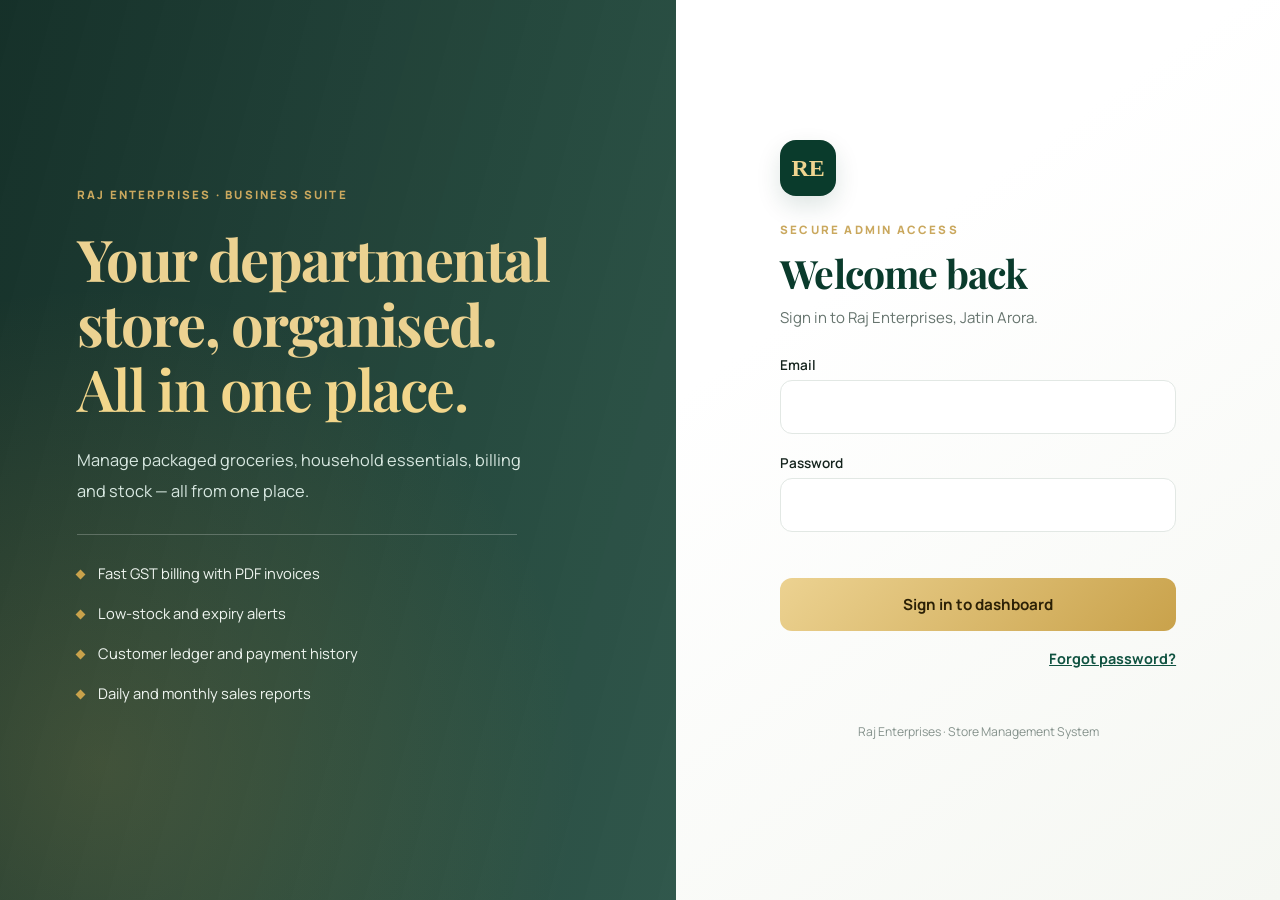
<file: login.html>
<!DOCTYPE html>
<html lang="en">
<head>
<meta charset="utf-8">
<meta name="viewport" content="width=device-width,initial-scale=1">
<title>Login | Raj Enterprises</title>
<link href="https://fonts.googleapis.com/css2?family=Manrope:wght@400;600;800&family=Playfair+Display:wght@600;700&display=swap" rel="stylesheet">
<link rel="stylesheet" href="style.css">
</head>
<body style="display:block">
<div class="auth">
  <div class="hero"><div class="login-eyebrow">RAJ ENTERPRISES · BUSINESS SUITE</div>
    <h1>Your departmental store, organised.<br><em>All in one place.</em></h1>
    <p>Manage packaged groceries, household essentials, billing and stock — all from one place.</p>
    <ul><li>Fast GST billing with PDF invoices</li><li>Low-stock and expiry alerts</li><li>Customer ledger and payment history</li><li>Daily and monthly sales reports</li></ul>
  </div>
  <div class="formside"><form class="box" id="f" novalidate><div class="login-mark">RE</div><div class="login-eyebrow">SECURE ADMIN ACCESS</div>
    <h2 id="ttl">Welcome back</h2><p id="sub">Sign in to Raj Enterprises, Jatin Arora.</p>
    <label for="em">Email</label><input id="em" type="email" autocomplete="email">
    <label for="pw">Password</label><input id="pw" type="password" autocomplete="current-password">
    <div class="err" id="er" role="alert"></div>
    <button class="btn" id="go">Sign in to dashboard</button>
    <p class="swap"><a id="forgot" href="#">Forgot password?</a></p><p class="login-footnote">Raj Enterprises · Store Management System</p>
  </form></div>
</div>
<script>
// This is a frontend-only college project. Change these two values before use.
const ADMIN_EMAIL = 'jatin@gmail.com';
const ADMIN_PASSWORD = 'jatin123';
const ADMIN_NAME = 'Jatin Arora';

const emailInput = document.getElementById('em');
const passwordInput = document.getElementById('pw');
const errorBox = document.getElementById('er');

// Opens an email draft to the administrator. It does not reset the password.
document.getElementById('forgot').href =
  'mailto:' + ADMIN_EMAIL + '?subject=' + encodeURIComponent('Raj Enterprises - Password Help');

// Always display the login page when login.html is opened.
// A previous browser session must not skip this screen.
localStorage.removeItem('ds_session');

document.getElementById('f').addEventListener('submit', function(event) {
  event.preventDefault();
  const email = emailInput.value.trim().toLowerCase();
  if (email !== ADMIN_EMAIL.toLowerCase() || passwordInput.value !== ADMIN_PASSWORD) {
    errorBox.textContent = 'Incorrect admin email or password.';
    return;
  }
  localStorage.setItem('ds_session', JSON.stringify({ name: ADMIN_NAME, email: ADMIN_EMAIL }));
  location.href = 'index.html';
});
</script>
</body>
</html>
</file>
<file: style.css>
:root{--g1:#0a3b2c;--g2:#0f5240;--g3:#1b6b55;--gold:#c9a24b;--gold2:#ecd291;--bg:#f3f5f2;--card:#fff;--text:#14231d;--muted:#66746e;--line:#e2e8e4;--bad:#c0392b}
*{box-sizing:border-box;margin:0}
body{font-family:'Manrope',system-ui,'Segoe UI',Arial,sans-serif;background:var(--bg);color:var(--text);display:flex;min-height:100vh;font-size:15px}
button,input{font-family:inherit}
.serif,h1,.brand,.stat b,.banner h2,.hero h1,.box h2{font-family:'Playfair Display',Georgia,serif}
#side{width:250px;background:linear-gradient(180deg,var(--g1),#06261c);color:#bcd3c9;position:fixed;inset:0 auto 0 0;overflow-y:auto;z-index:10}
.brand{padding:30px 24px 24px;font-weight:700;font-size:1.45rem;color:var(--gold2);border-bottom:1px solid #ffffff18}
.brand small{display:block;font-family:'Manrope',sans-serif;font-weight:400;font-size:.76rem;color:#8fb0a2;margin-top:5px;letter-spacing:.06em}
nav{padding:14px 12px}
nav button{display:flex;align-items:center;gap:13px;width:100%;background:none;border:0;color:inherit;font-size:.94rem;font-weight:600;padding:11px 14px;border-radius:10px;cursor:pointer;text-align:left;margin-bottom:2px}
nav button:hover{background:#ffffff12;color:#fff}
nav button.on{background:linear-gradient(135deg,var(--gold2),var(--gold));color:#2b2006}
main{margin-left:250px;flex:1;min-width:0}
.top{display:flex;align-items:center;gap:16px;padding:16px 34px;background:#fff;border-bottom:1px solid var(--line);position:sticky;top:0;z-index:5}
.top h1{font-size:1.5rem;flex:1;color:var(--g1)}
.today{color:var(--muted);font-size:.88rem}
.user{font-weight:600;font-size:.9rem;display:flex;align-items:center;gap:10px}
.user::before{content:attr(data-i);display:grid;place-items:center;width:34px;height:34px;border-radius:50%;background:var(--g2);color:var(--gold2);font-weight:700}
.out{background:none;border:1px solid var(--line);padding:7px 16px;border-radius:8px;font-weight:600;font-size:.85rem;cursor:pointer;color:var(--text)}
.out:hover{border-color:var(--g3);color:var(--g2)}
#menu{display:none;background:none;border:0;font-size:1.5rem;cursor:pointer}
#view{padding:28px 34px}
.banner{background:linear-gradient(120deg,var(--g1),var(--g3));color:#fff;border-radius:18px;padding:30px 34px;display:flex;justify-content:space-between;align-items:center;gap:20px;margin-bottom:24px;position:relative;overflow:hidden}
.banner::after{content:"";position:absolute;right:-60px;top:-80px;width:260px;height:260px;border-radius:50%;border:1px solid #ecd29155;box-shadow:0 0 0 40px #ecd29112}
.banner h2{font-size:1.9rem;color:var(--gold2);margin-bottom:6px}
.banner p{color:#cfe3da;max-width:52ch}
.banner .btn{position:relative;z-index:1;white-space:nowrap}
.stats{display:grid;grid-template-columns:repeat(auto-fit,minmax(180px,1fr));gap:16px;margin-bottom:24px}
.stat{background:var(--card);border:1px solid var(--line);border-radius:14px;padding:20px;box-shadow:0 8px 24px #0a3b2c0d}
.stat .ic{width:42px;height:42px;border-radius:11px;display:grid;place-items:center;background:#e2f0ea;color:var(--g2);margin-bottom:14px}
.stat.warn .ic{background:#f8efd6;color:#9a7516}.stat.bad .ic{background:#fbe4e1;color:var(--bad)}
.stat span{color:var(--muted);font-size:.84rem}
.stat b{display:block;font-size:1.65rem;margin-top:2px;color:var(--g1)}
.stat.bad b{color:var(--bad)}
.cols{display:grid;grid-template-columns:1.5fr 1fr;gap:20px;align-items:start}
.panel{background:var(--card);border:1px solid var(--line);border-radius:14px;padding:22px;margin-bottom:20px;box-shadow:0 8px 24px #0a3b2c0d}
.panel h2{font-size:1.02rem;margin-bottom:16px;font-family:'Manrope',sans-serif;font-weight:700}
.chart{display:flex;align-items:flex-end;gap:14px;height:240px}
.chart div{flex:1;display:flex;flex-direction:column;justify-content:flex-end;align-items:center;height:100%;font-size:.78rem;color:var(--muted)}
.chart i{display:block;width:100%;background:var(--g3);border-radius:6px 6px 0 0;margin-bottom:8px}
.chart .best i{background:linear-gradient(180deg,var(--gold2),var(--gold))}
.chart em{font-style:normal;color:var(--text);font-weight:600;margin-bottom:5px;font-size:.72rem}
table{width:100%;border-collapse:collapse;font-size:.92rem}
th,td{text-align:left;padding:11px 4px;border-bottom:1px solid var(--line)}
th{color:var(--muted);font-weight:600;font-size:.8rem}
.tag{font-weight:700;font-size:.85rem}.tag.low,.tag.due{color:var(--bad)}
.soon{text-align:center;padding:80px 20px;color:var(--muted)}.soon h2{color:var(--text);margin-bottom:8px}
.btn{background:linear-gradient(135deg,var(--gold2),var(--gold));color:#2b2006;border:0;padding:12px 26px;border-radius:10px;font-weight:700;font-size:.95rem;cursor:pointer}
.btn:hover{filter:brightness(1.06)}
.auth{display:grid;grid-template-columns:1.05fr 1fr;min-height:100vh;width:100%}
.hero{background:radial-gradient(circle at 15% 15%,var(--g3) 0,var(--g1) 45%,#06261c 100%);color:#fff;padding:64px;display:flex;flex-direction:column;justify-content:center}
.hero h1{font-size:3rem;color:var(--gold2);margin-bottom:14px}
.hero p{color:#bcd3c9;max-width:42ch;margin-bottom:28px;line-height:1.6}
.hero ul{list-style:none;padding:0}.hero li{padding:8px 0;color:#e2efe9}
.hero li::before{content:"";display:inline-block;width:7px;height:7px;background:var(--gold);transform:rotate(45deg);margin-right:14px;vertical-align:middle}
.formside{display:grid;place-items:center;padding:30px;background:#fff}
.box{width:100%;max-width:380px}
.box h2{font-size:2rem;margin-bottom:6px;color:var(--g1)}.box>p{color:var(--muted);margin-bottom:20px}
label{display:block;font-size:.85rem;font-weight:600;margin:16px 0 6px}
input{width:100%;padding:12px 14px;border:1px solid var(--line);border-radius:10px;font-size:1rem;background:#fafcfb}
input:focus{outline:0;border-color:var(--g3);background:#fff}
.err{color:var(--bad);font-size:.87rem;min-height:1.4em;margin:10px 0}
.box .btn{width:100%}
.swap{text-align:center;margin-top:18px;font-size:.9rem;color:var(--muted)}.swap a{color:var(--g2);font-weight:700;cursor:pointer;text-decoration:underline}
.demo{margin-top:20px;background:#eef5f1;border-radius:10px;padding:12px 14px;font-size:.84rem;color:var(--g2)}
@media(max-width:860px){#side{transform:translateX(-100%);transition:.25s}#side.open{transform:none}main{margin-left:0}#menu{display:block}.cols{grid-template-columns:1fr}#view{padding:16px}.top{padding:14px 16px}.today{display:none}.banner{flex-direction:column;align-items:flex-start;padding:24px}.auth{grid-template-columns:1fr}.hero{padding:36px 24px}}
/* modules */
.toolbar{display:flex;gap:14px;margin-bottom:18px;align-items:center}
.toolbar input{max-width:360px;flex:1}
.sm{padding:6px 12px;border-radius:7px;border:1px solid var(--line);background:#fff;font-weight:600;font-size:.8rem;cursor:pointer;color:var(--g2)}
.sm:hover{border-color:var(--g3)}.sm.del{color:var(--bad)}
.btn.sec{background:#fff;border:1px solid var(--line);color:var(--text)}
.modal{position:fixed;inset:0;background:#06261cb3;display:grid;place-items:center;z-index:50;padding:16px}
.modal[hidden]{display:none}
.mbox{background:#fff;border-radius:16px;padding:28px;width:100%;max-width:560px;max-height:90vh;overflow:auto}
.mbox h2{font-family:'Playfair Display',serif;color:var(--g1);margin-bottom:6px}
.fg{display:grid;grid-template-columns:1fr 1fr;gap:0 16px}.fg .full{grid-column:1/-1}
.mact{display:flex;justify-content:flex-end;gap:12px;margin-top:16px}
.sum{display:flex;justify-content:space-between;padding:7px 0}.sum.t{border-top:1px solid var(--line);margin-top:6px;padding-top:12px;font-size:1.25rem;font-weight:700;color:var(--g1)}
select{width:100%;padding:12px 14px;border:1px solid var(--line);border-radius:10px;font:inherit;background:#fafcfb}
.qty{width:70px;padding:7px}
.okbox{background:#e2f0ea;border:1px solid #b9d8c9;border-radius:12px;padding:16px 20px;margin-bottom:20px;display:flex;justify-content:space-between;align-items:center;gap:12px;flex-wrap:wrap}
.add{display:grid;grid-template-columns:1fr 90px auto;gap:12px;align-items:end}
@media(max-width:860px){.fg{grid-template-columns:1fr}.add{grid-template-columns:1fr 80px}}
/* professional polish */
.stat b{font-family:'Manrope',sans-serif;font-weight:800;font-variant-numeric:tabular-nums;letter-spacing:-.01em}
.stat small{display:block;color:var(--muted);font-size:.78rem;margin-top:4px}
.top h1{flex:none}.top .grow{flex:1}.subt{color:var(--muted);font-size:.85rem;margin-top:2px}
table th{background:#f6f8f7;padding:11px 12px;font-size:.76rem;letter-spacing:.03em}
table th:first-child{border-radius:8px 0 0 8px}table th:last-child{border-radius:0 8px 8px 0}
table td{padding:13px 12px}
table tr:not(:first-child):hover td{background:#f9fbfa}
.tag{display:inline-block;padding:3px 11px;border-radius:20px;font-size:.78rem;font-weight:700}
.tag.low{background:#fbe4e1;color:var(--bad)}.tag.due{background:#fcefd2;color:#8a6410}.tag.ok{background:#dff0e7;color:#0f5240}
.toolbar input{background:#fff url("data:image/svg+xml,%3Csvg xmlns='http://www.w3.org/2000/svg' width='18' height='18' fill='none' stroke='%2366746e' stroke-width='2' viewBox='0 0 24 24'%3E%3Ccircle cx='11' cy='11' r='7'/%3E%3Cpath d='M21 21l-4-4'/%3E%3C/svg%3E") no-repeat 14px center;padding-left:42px}
.sbuser{margin:18px 12px;padding:14px;border-radius:12px;background:#ffffff10;font-size:.82rem;color:#bcd3c9}
.sbuser b{display:block;color:#fff;font-size:.9rem}
.toast{position:fixed;left:50%;bottom:28px;transform:translateX(-50%);background:var(--g1);color:#fff;padding:12px 22px;border-radius:30px;font-weight:600;font-size:.9rem;z-index:99;box-shadow:0 10px 30px #0006;border:1px solid var(--gold)}
.btn.danger{background:var(--bad);color:#fff}
.panel table td .sm+.sm{margin-left:4px}

/* Bulk product import and reporting */
.toolbar{flex-wrap:wrap}
.mbox textarea{width:100%;resize:vertical;min-height:150px;padding:12px;border:1px solid var(--line);border-radius:10px;font:inherit}
.help{font-size:.88rem;color:var(--muted);line-height:1.6;margin:12px 0}
.bulkcheck{display:flex;align-items:center;gap:9px}.bulkcheck input{width:auto}
.reportgrid{display:grid;grid-template-columns:repeat(2,minmax(0,1fr));gap:18px;margin-bottom:22px}
.reportgrid .panel{margin-bottom:0;min-width:0}
.reportbars{display:grid;gap:15px;margin-top:18px}
.reportbarrow{display:grid;grid-template-columns:minmax(75px,110px) minmax(0,1fr) 90px;gap:10px;align-items:center;font-size:.79rem}
.reportbarrow>span{overflow:hidden;text-overflow:ellipsis;white-space:nowrap;color:var(--muted)}
.reportbarrow>b{text-align:right;font-size:.79rem;white-space:nowrap}
.reporttrack{height:15px;border-radius:8px;background:#e9efeb;overflow:hidden}
.reportfill{height:100%;background:linear-gradient(90deg,var(--g3),var(--gold));border-radius:8px;min-width:2px}
@media(max-width:900px){.reportgrid{grid-template-columns:1fr}}
@media(max-width:500px){.reportbarrow{grid-template-columns:75px minmax(0,1fr) 65px;gap:6px}}

/* Admin-only interface */
#side nav {padding-bottom:28px;}
.user::before {content:attr(data-i);font-size:.72rem;}

/* Login page — cohesive with the dashboard's green and gold palette */
.auth{grid-template-columns:1.12fr 1fr}
.auth .hero{position:relative;isolation:isolate;overflow:hidden;padding:clamp(40px,6vw,100px);background:linear-gradient(105deg,rgba(5,34,26,.93),rgba(9,56,42,.83)),url('https://images.unsplash.com/photo-1578916171728-46686eac8d58?auto=format&fit=crop&w=1600&q=85') center/cover no-repeat}
.auth .hero:after{content:'';position:absolute;inset:0;z-index:-1;background:radial-gradient(circle at 15% 85%,rgba(201,162,75,.20),transparent 50%)}
.auth .hero h1{font-size:clamp(2.5rem,4.5vw,4.5rem);line-height:1.13;max-width:670px;letter-spacing:-.025em;margin:24px 0}
.auth .hero h1 em{font-weight:600;color:#f2d68b;font-style:normal}
.auth .hero p{font-size:1.02rem;line-height:1.85;color:#d8e8e1;max-width:470px}
.auth .hero ul{border-top:1px solid #ffffff3a;padding-top:18px;max-width:440px}
.auth .hero li{padding:10px 0;color:#f0f6f1;font-size:.92rem}
.login-eyebrow{font-family:Manrope,sans-serif;letter-spacing:.19em;font-size:.72rem;font-weight:800;color:#caa85e}
.formside{background:linear-gradient(145deg,#fff 30%,#f5f7f2);padding:50px 30px}
.formside .box{max-width:420px;padding:12px}
.login-mark{height:56px;width:56px;display:grid;place-items:center;border-radius:16px;background:#0a3b2c;color:#f0d590;font-family:Georgia,serif;font-size:1.5rem;font-weight:bold;margin-bottom:26px;box-shadow:0 10px 25px #0a3b2c22}
.formside .box h2{font-size:2.45rem;margin:10px 0 8px;letter-spacing:-.02em}
.formside .box>p#sub{margin-bottom:28px}
.formside .box input{padding:15px 16px;border-radius:12px;background:white}
.formside .box label{margin-top:20px}
.formside .box .btn{padding:16px;border-radius:12px;margin-top:6px}
.formside .box .swap{text-align:right;margin-top:18px}
.formside .box .login-footnote{text-align:center;font-size:.76rem;color:#85928c;margin-top:55px}
@media(max-width:860px){.auth{grid-template-columns:1fr}.auth .hero{min-height:340px;padding:45px 28px}.auth .hero h1{font-size:2.7rem}.formside{padding:35px 20px}}
</file>
